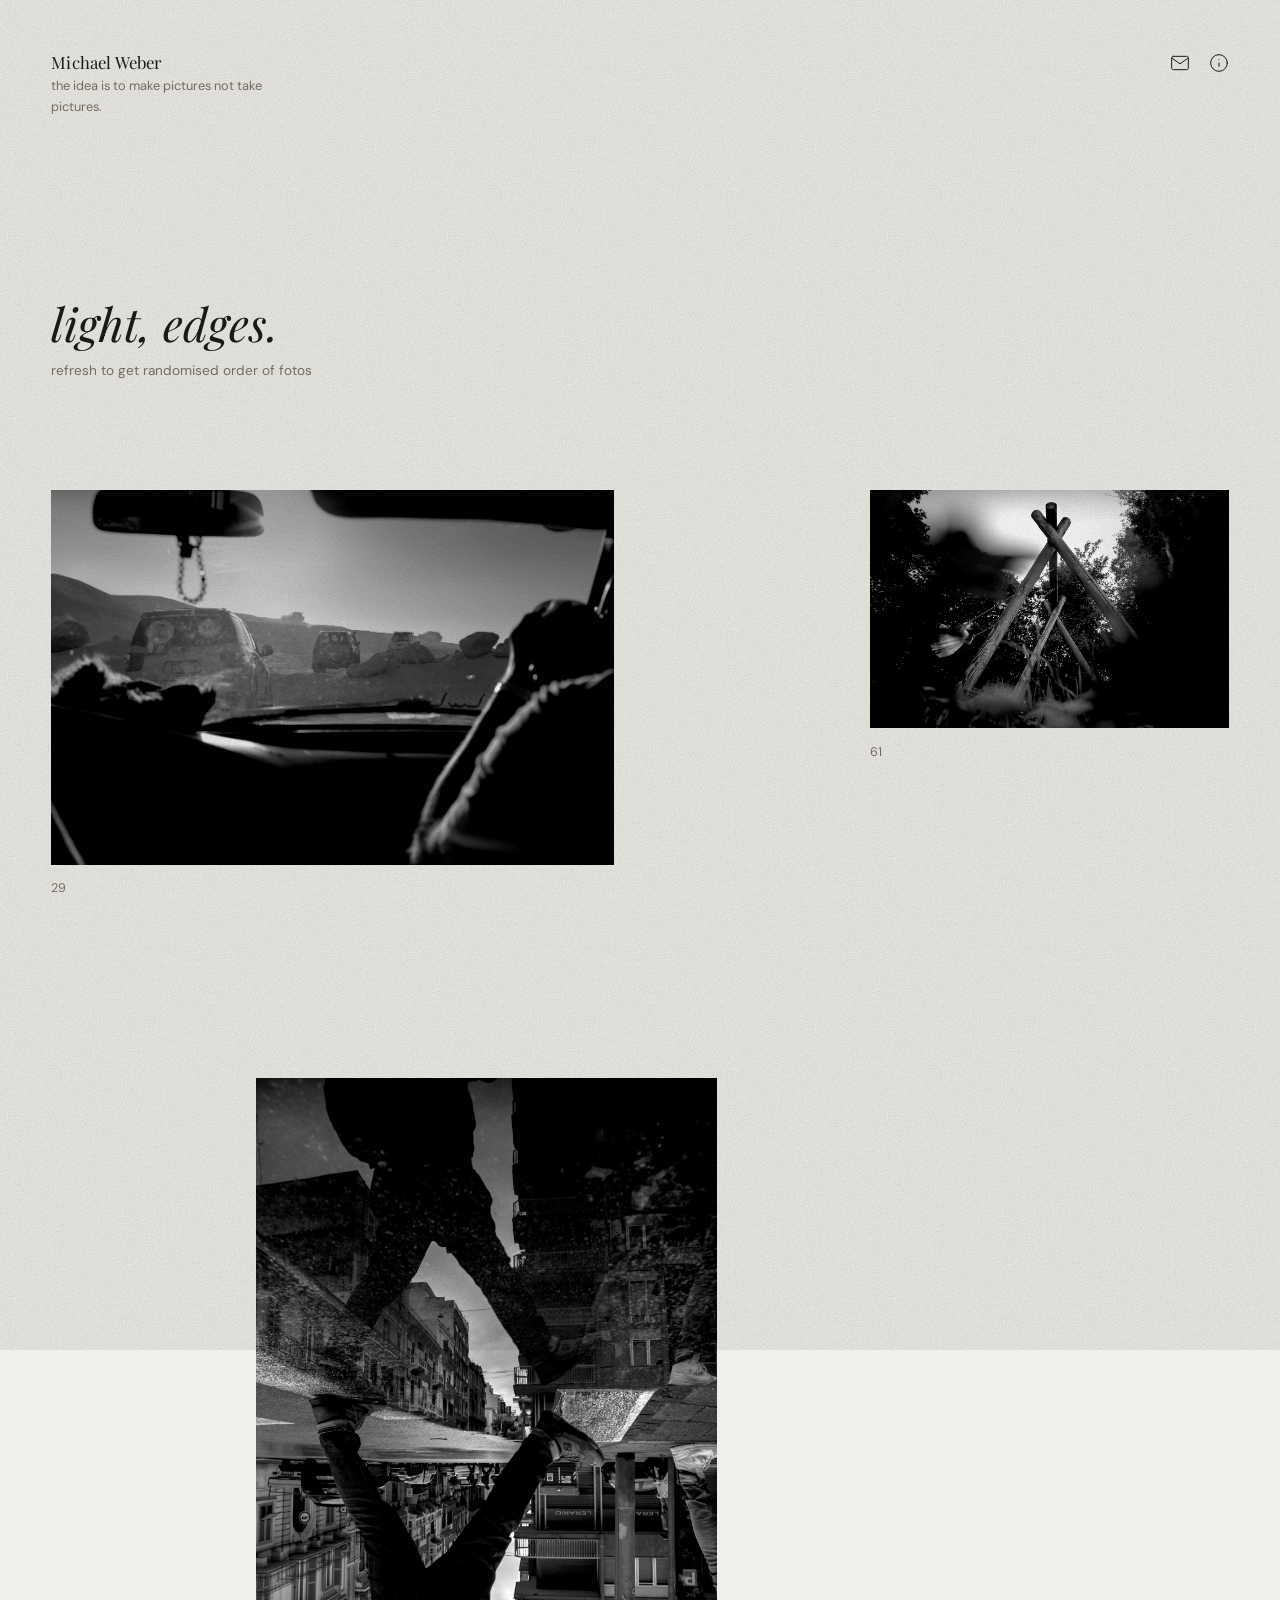
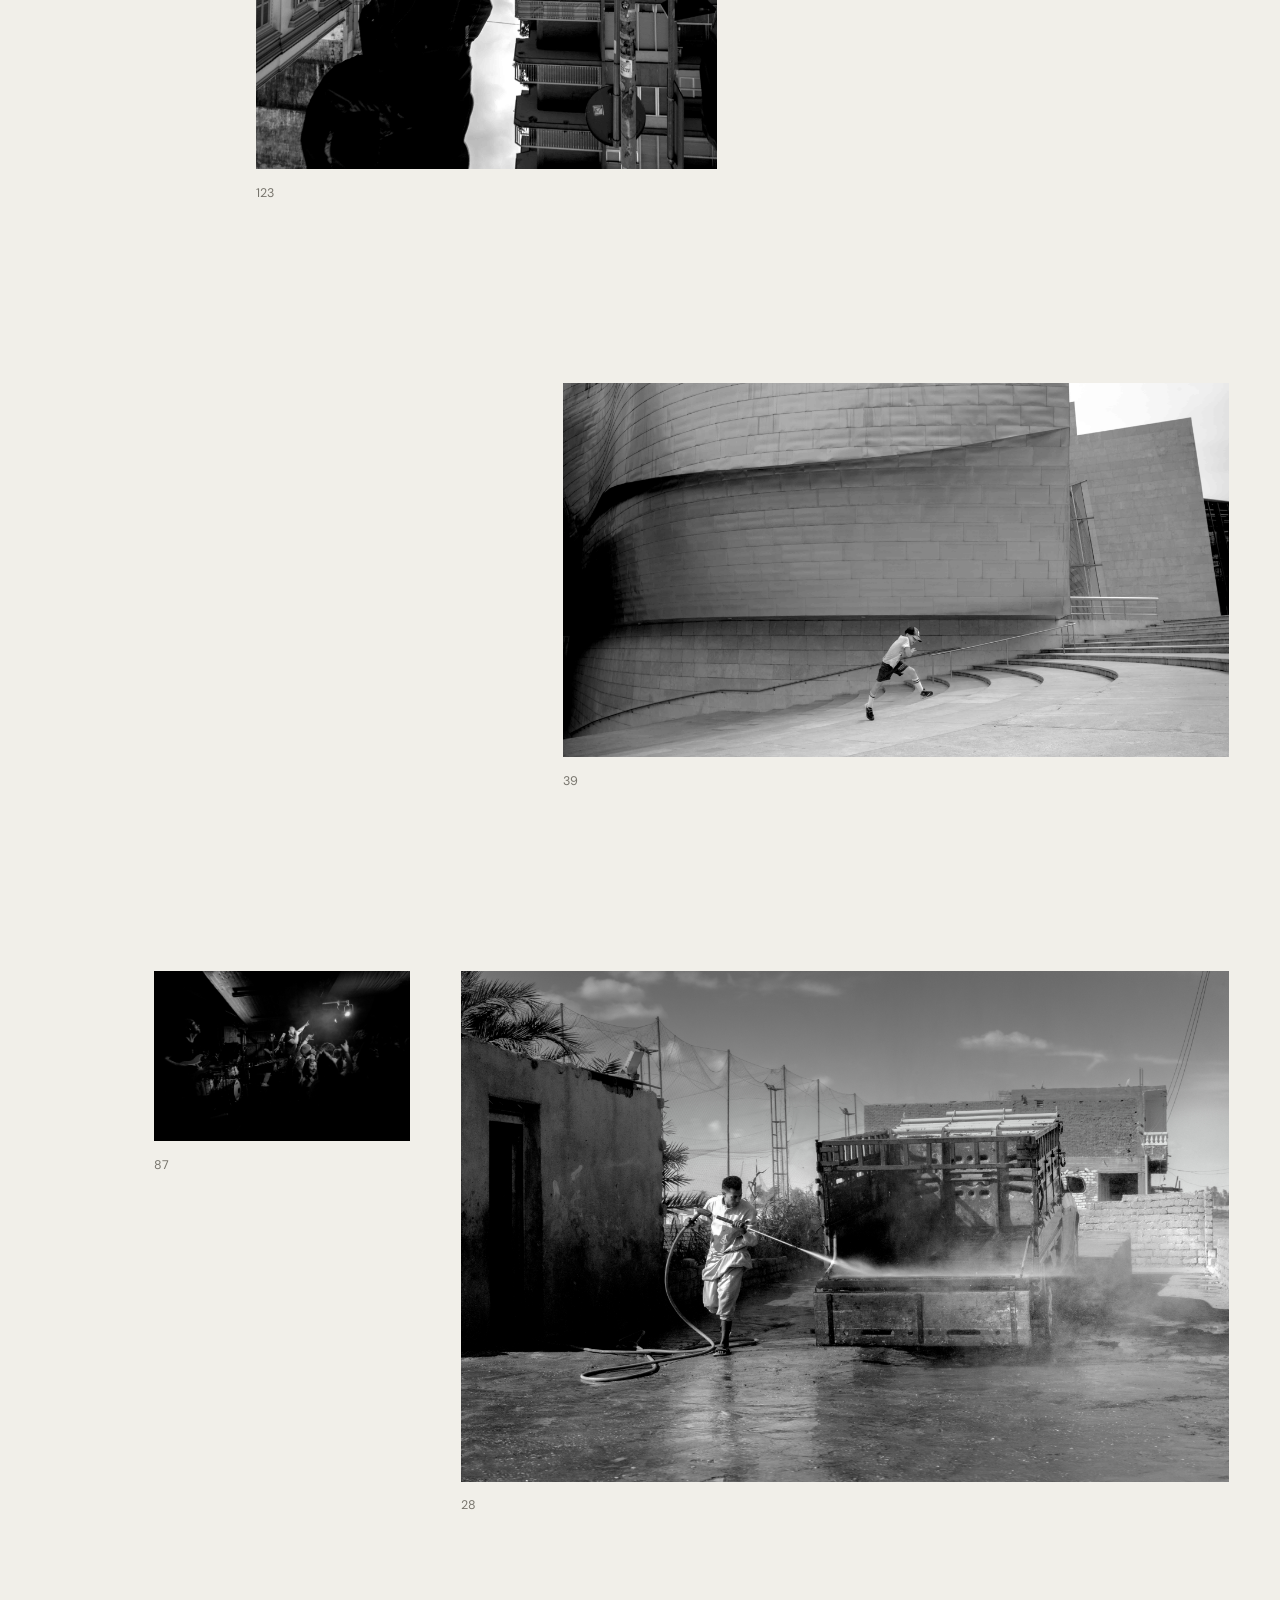
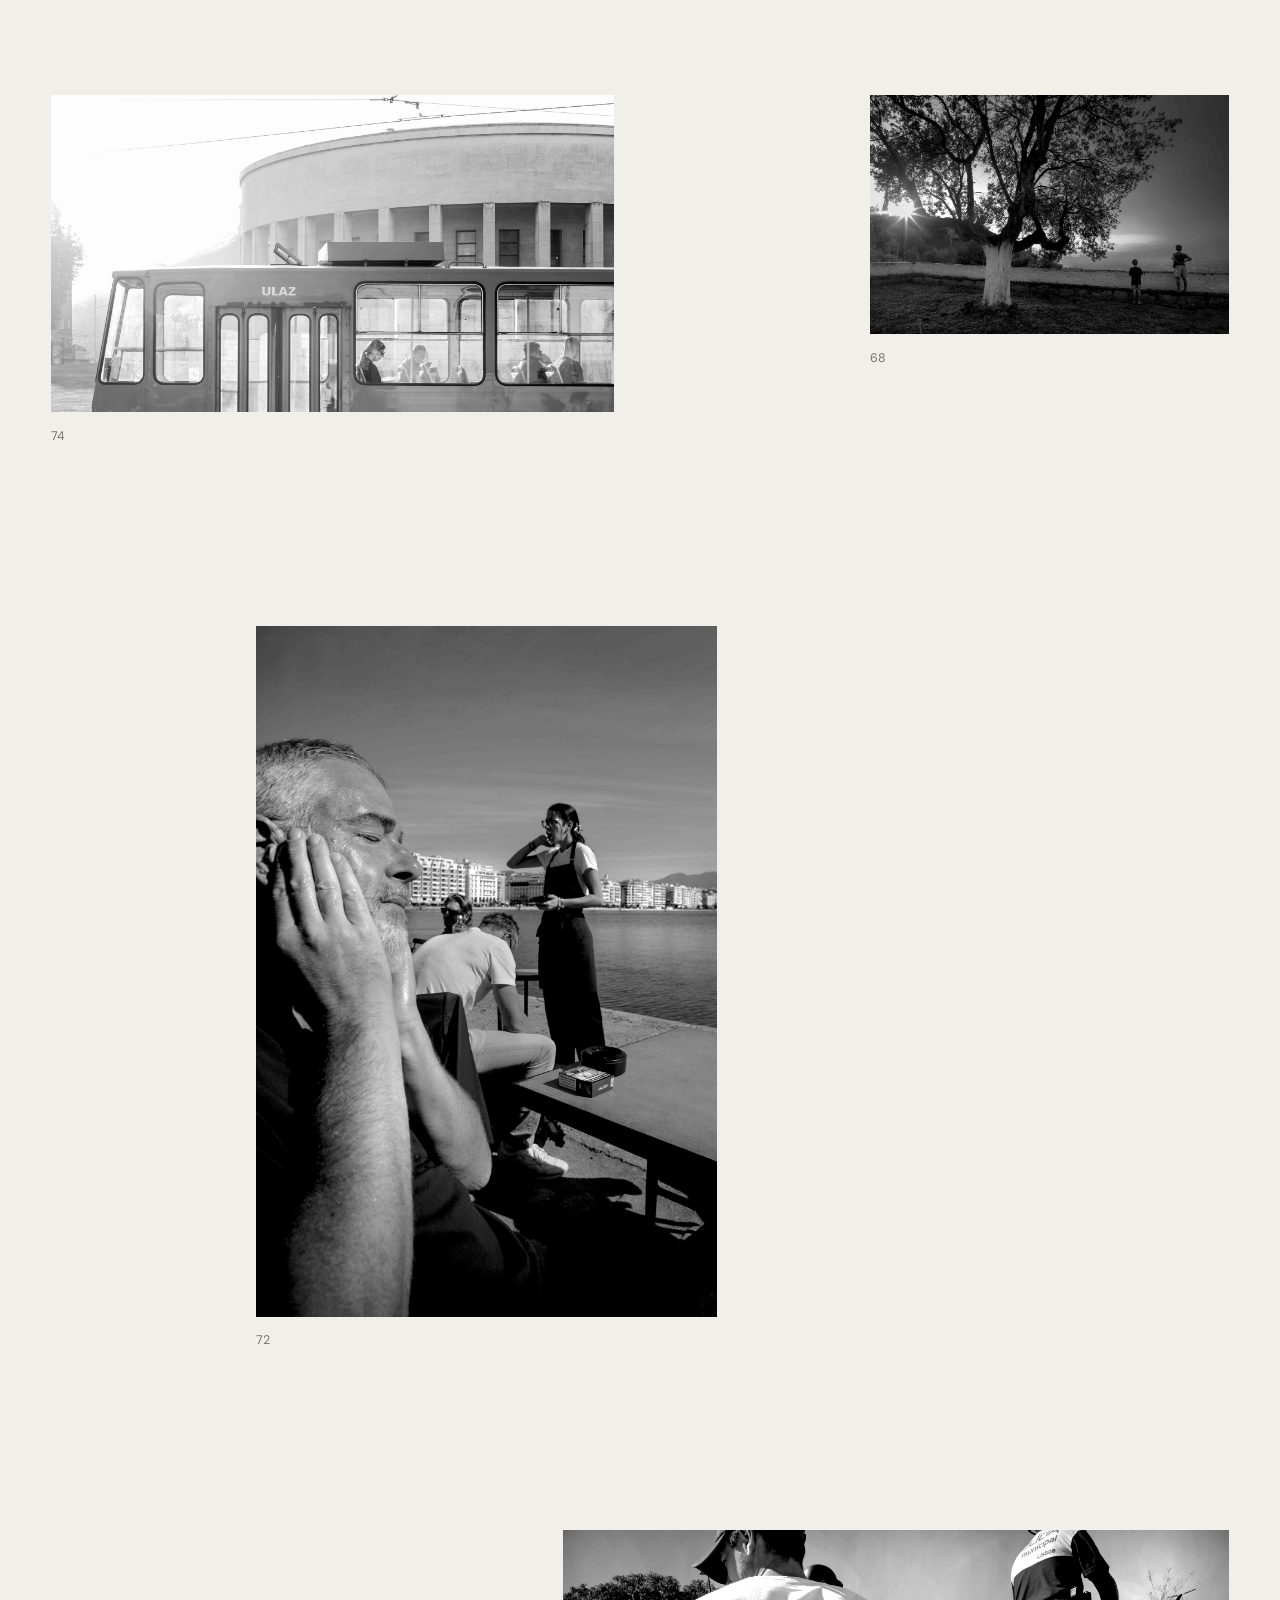
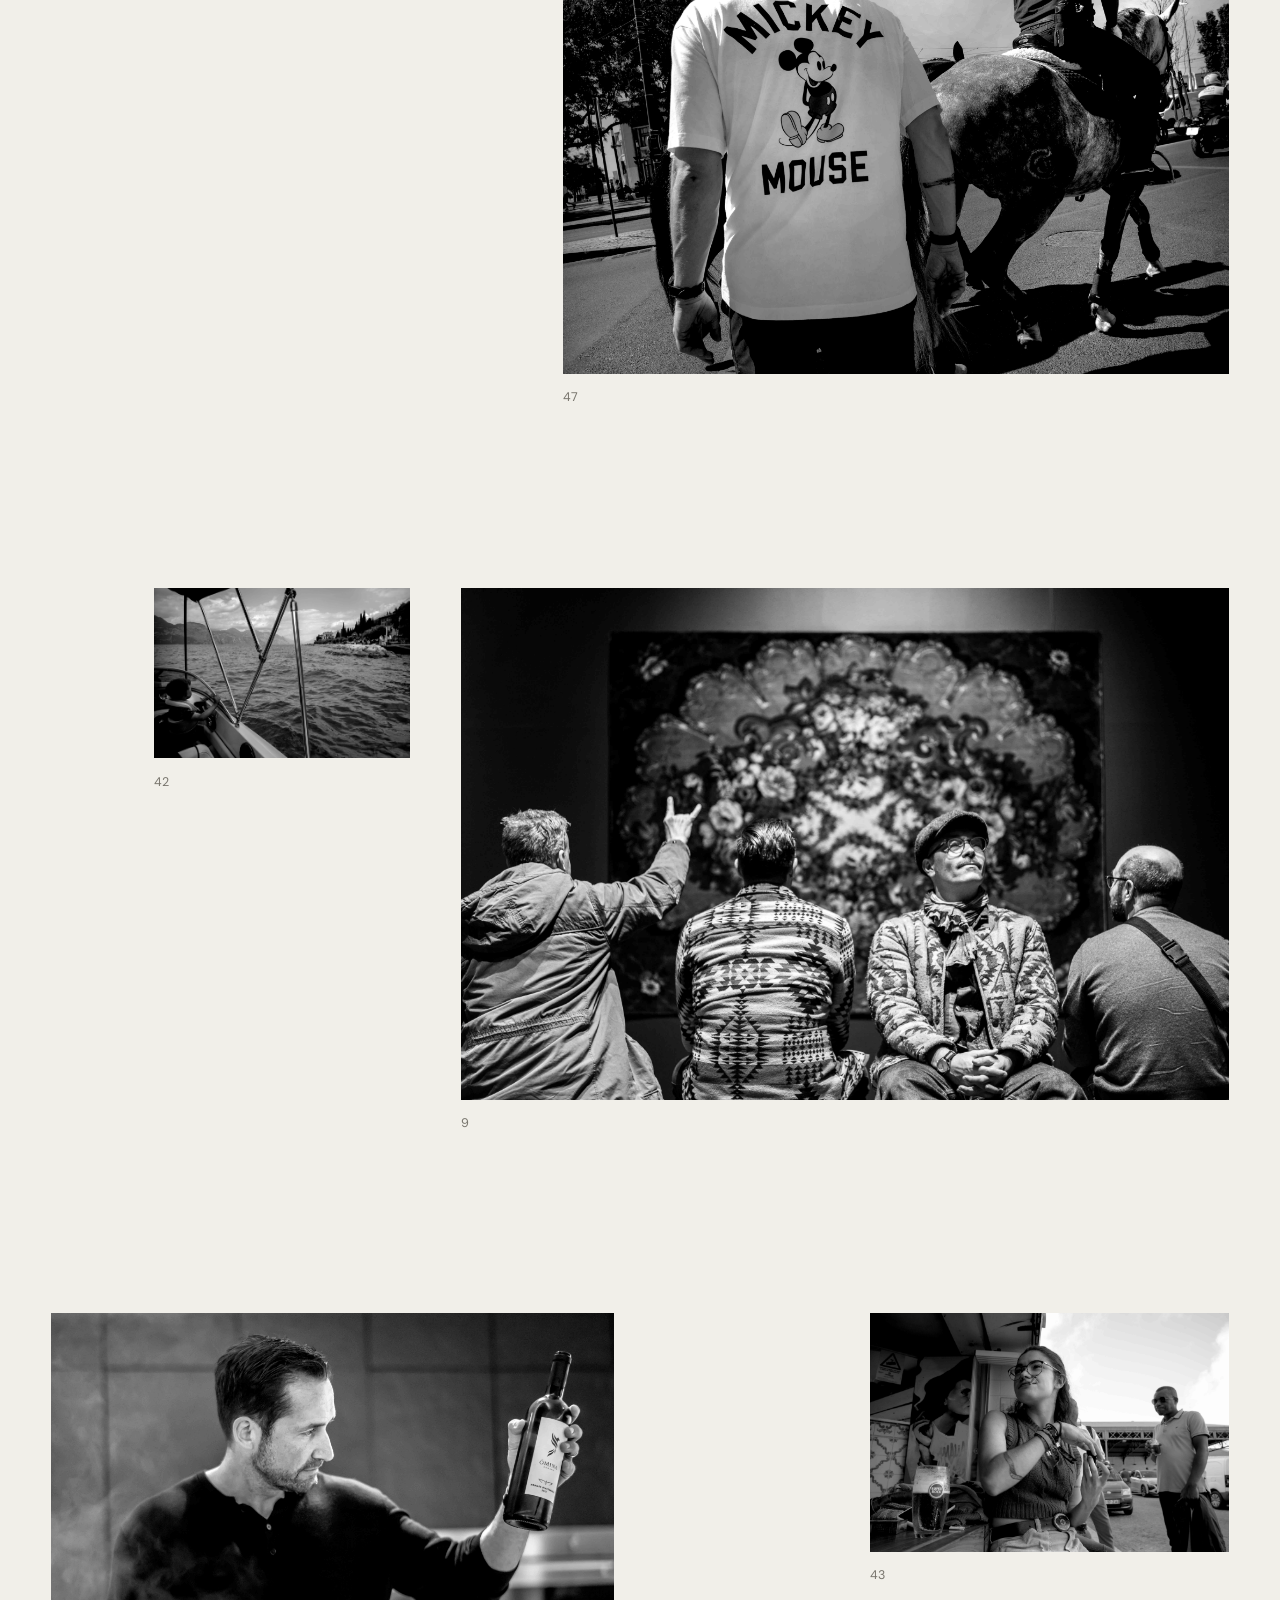
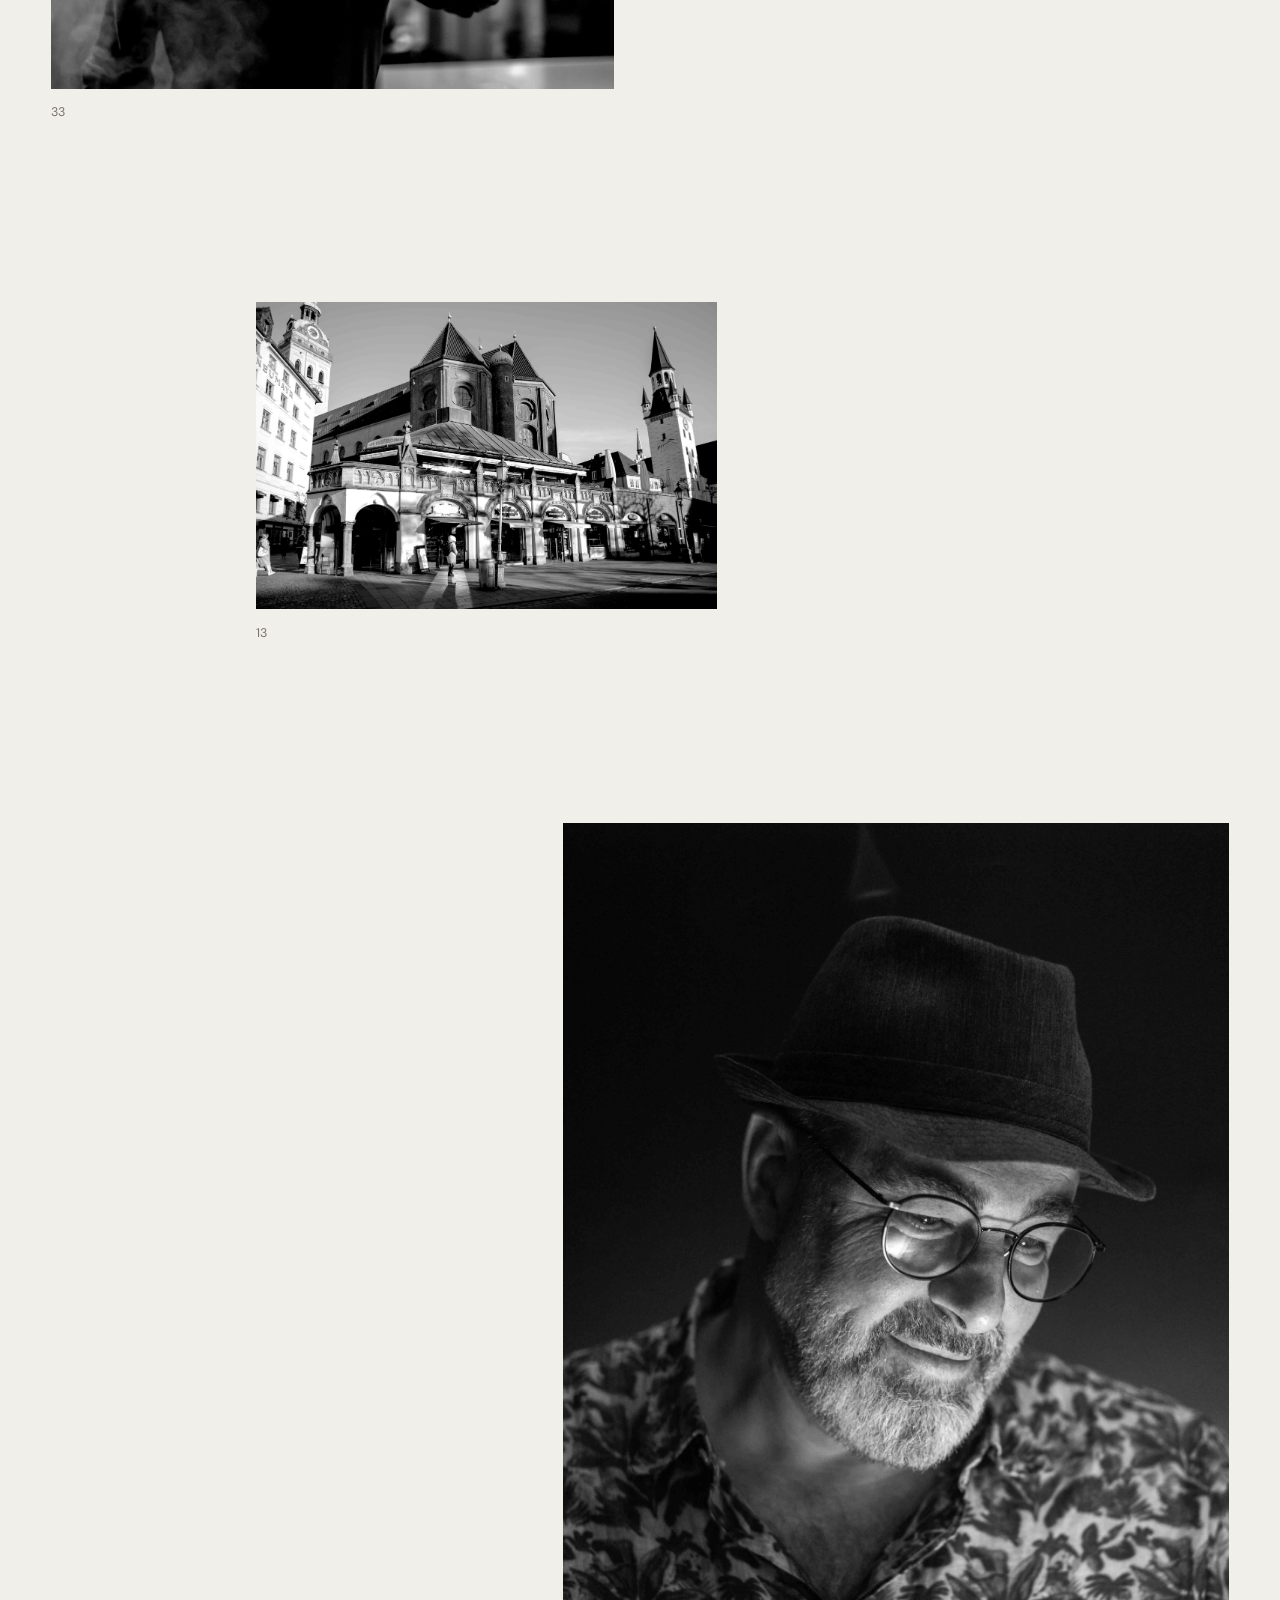
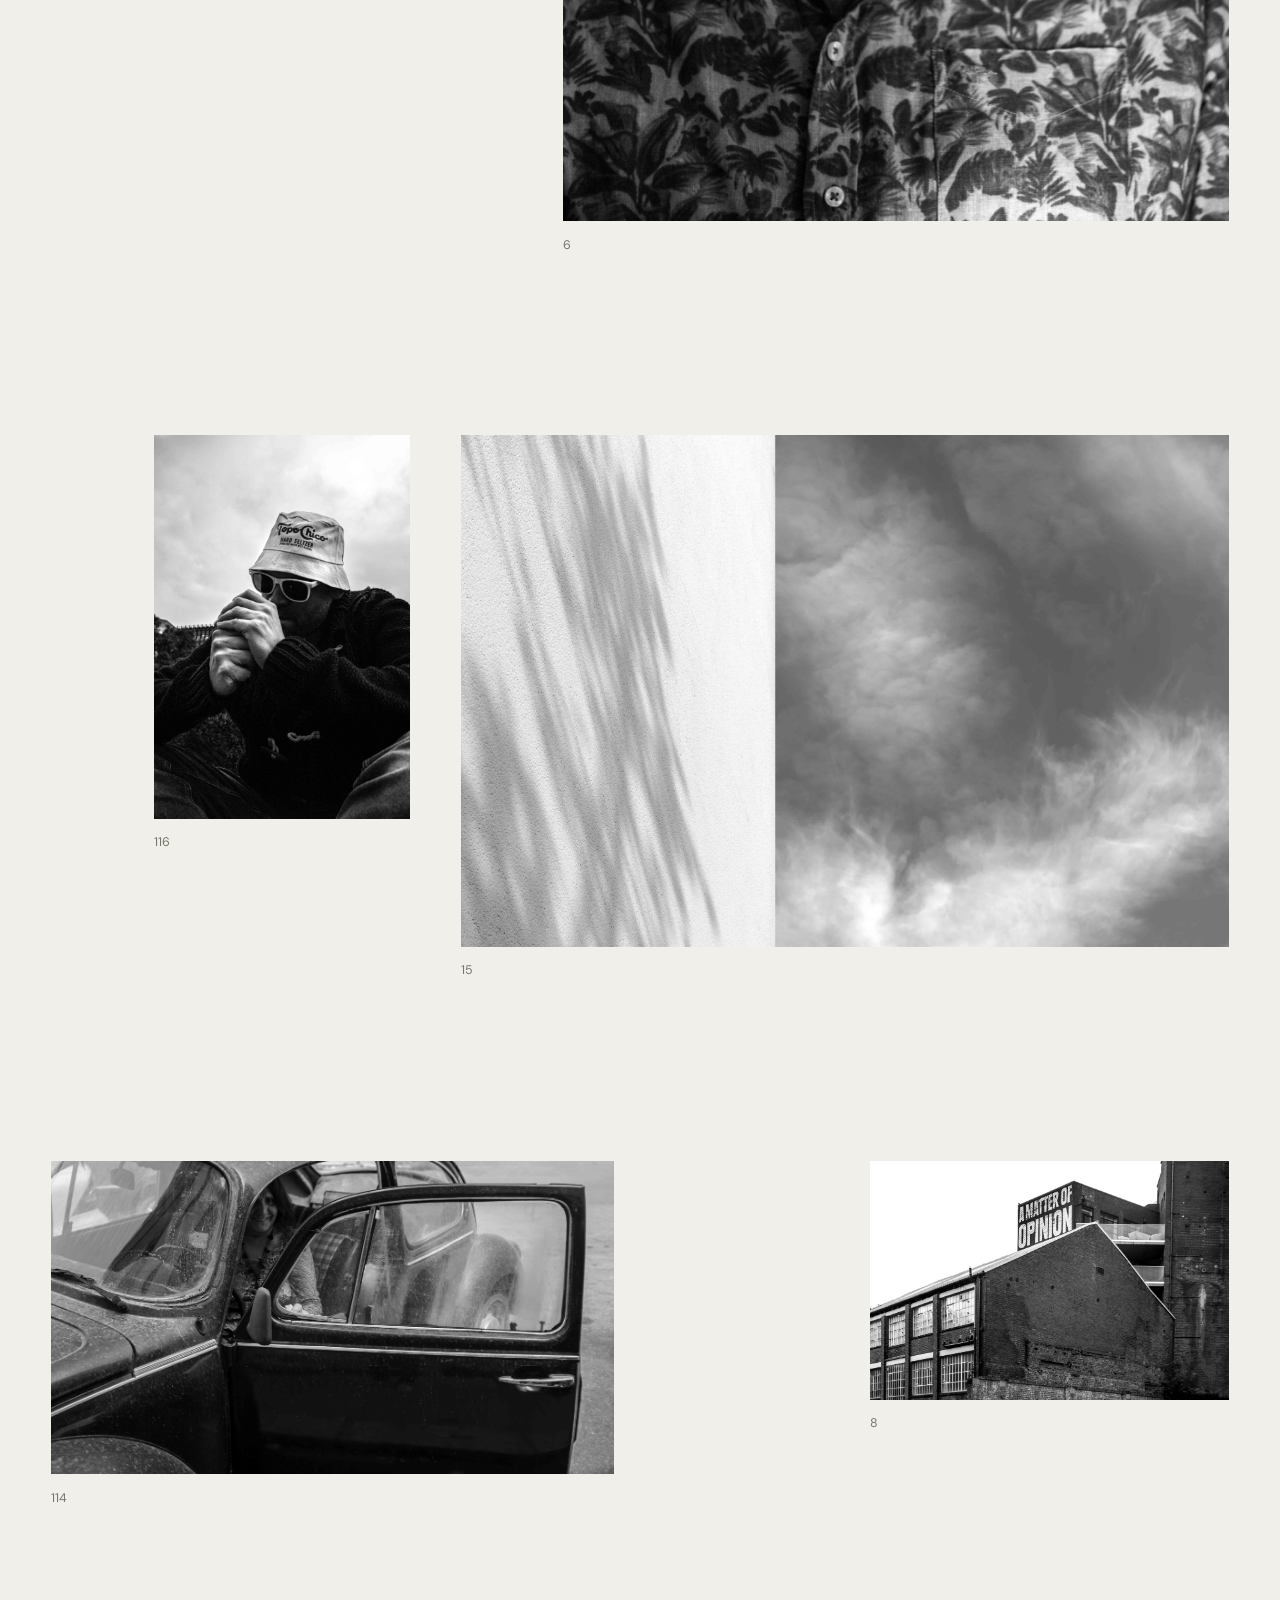
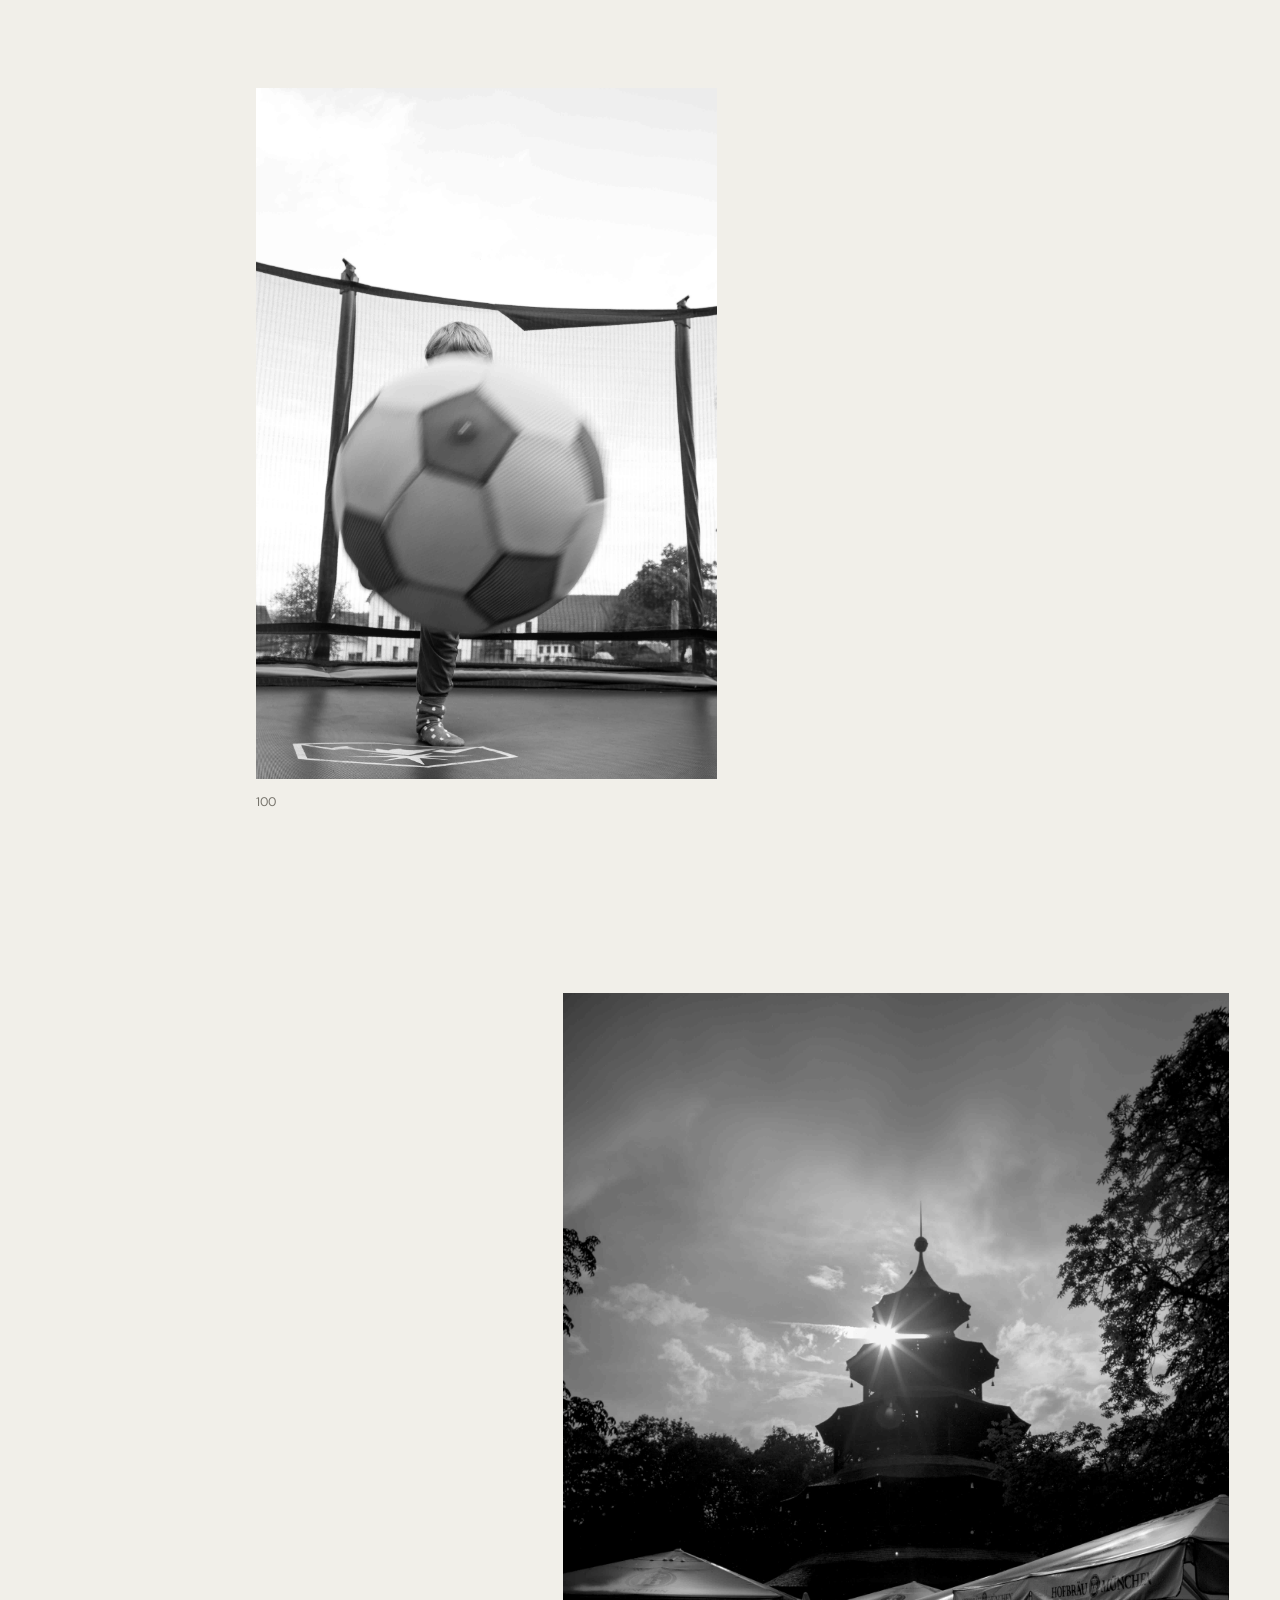
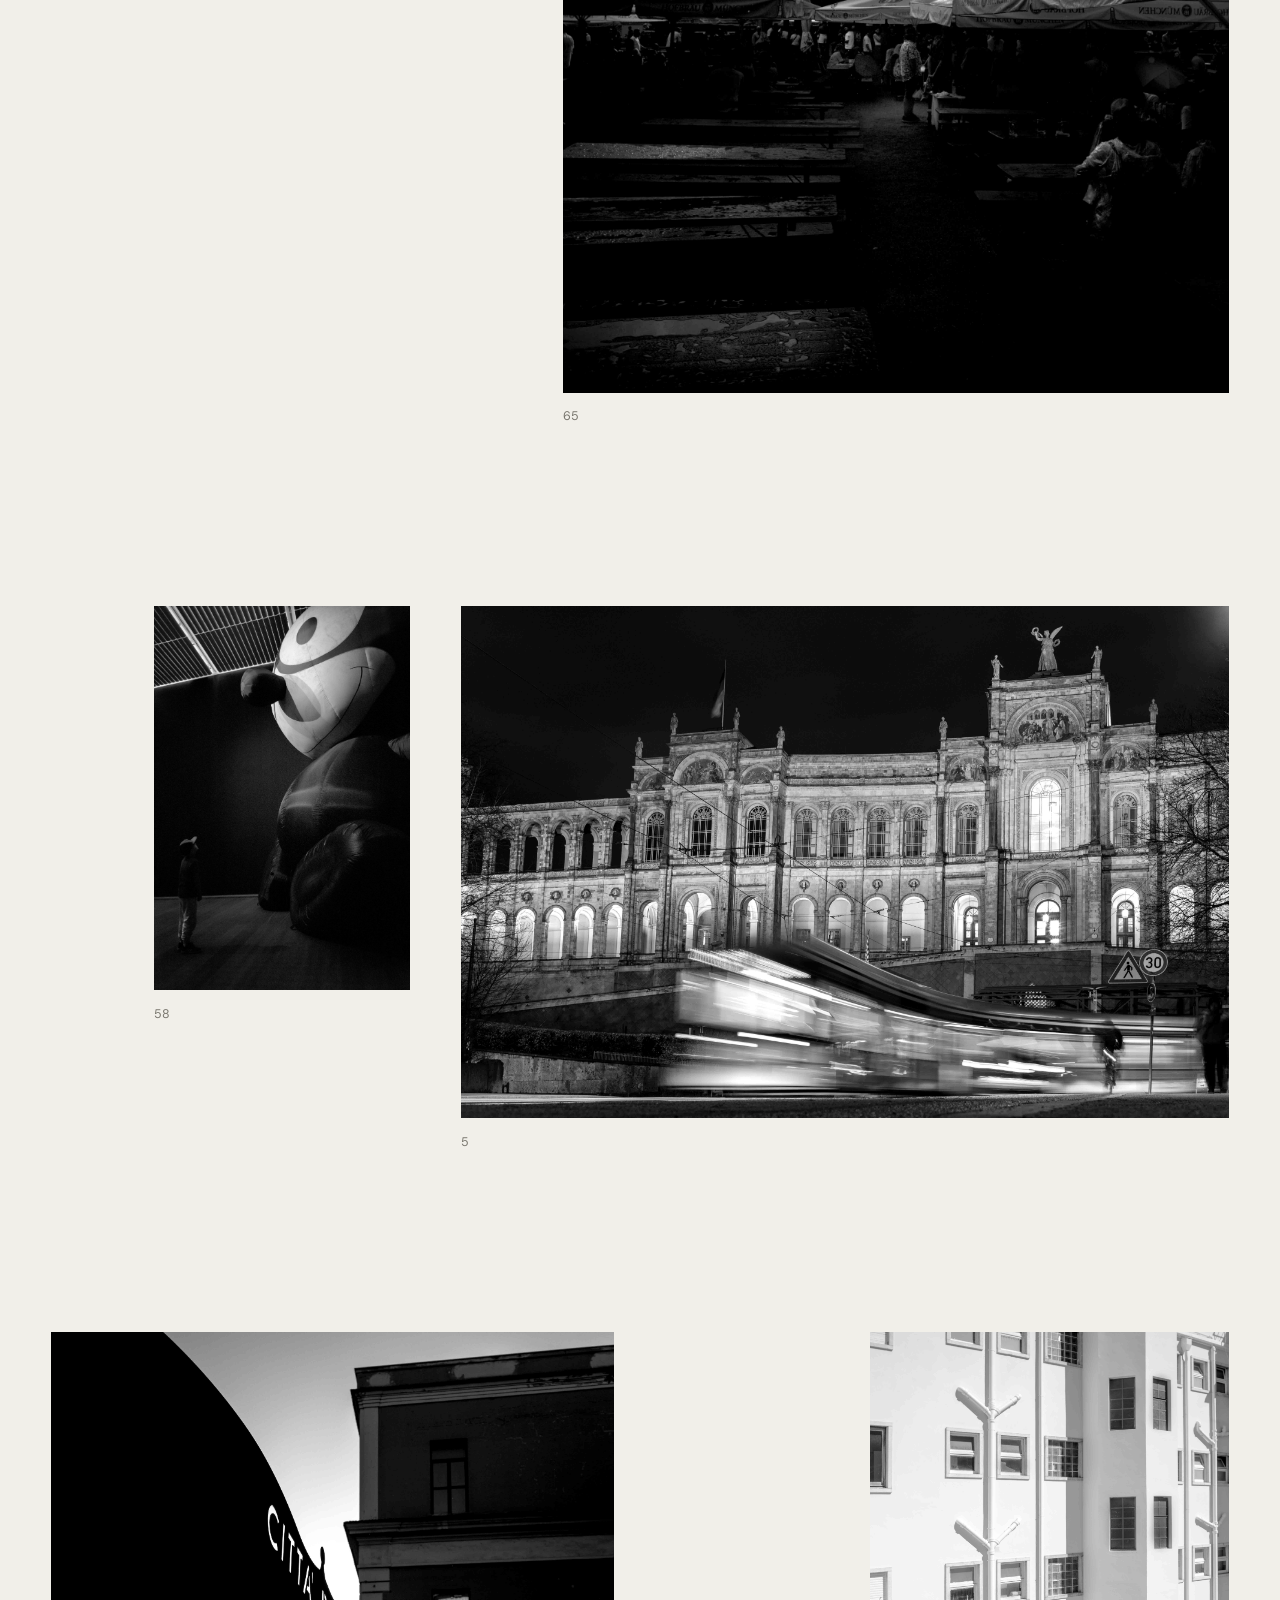
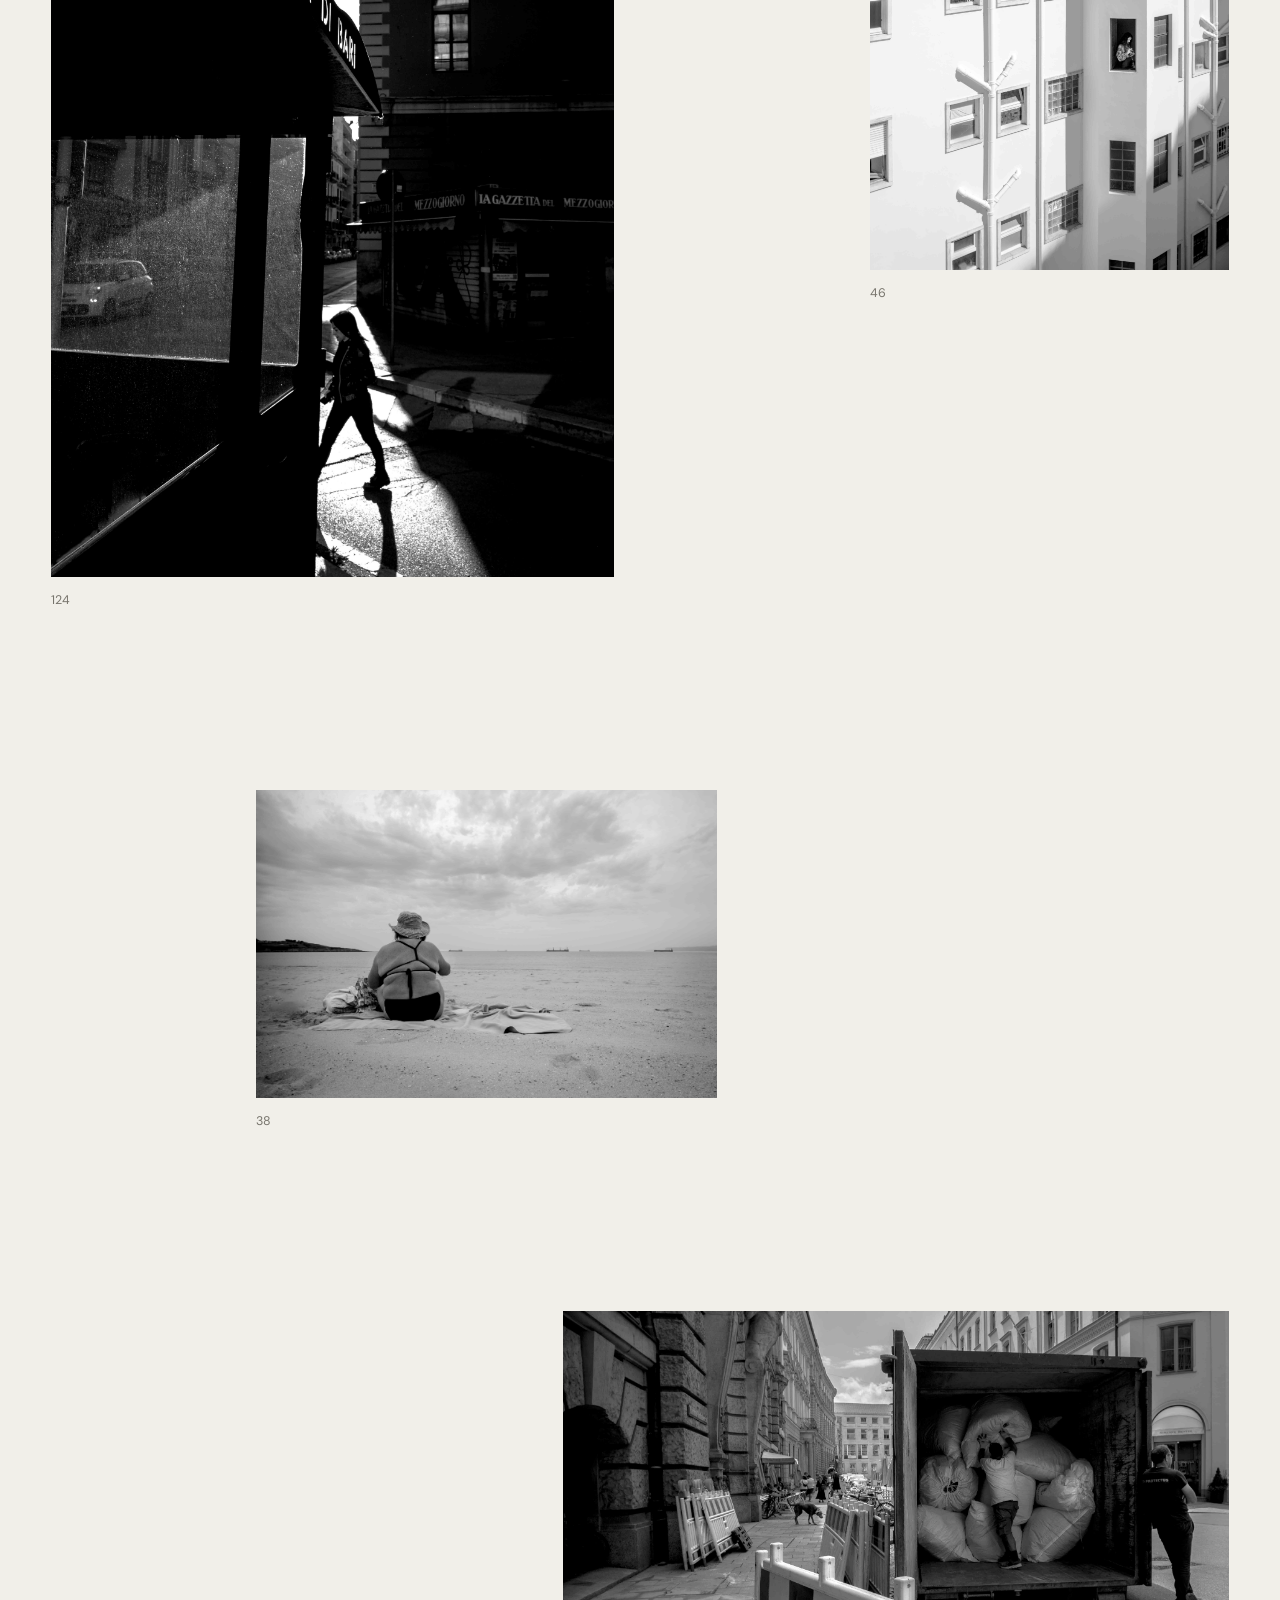
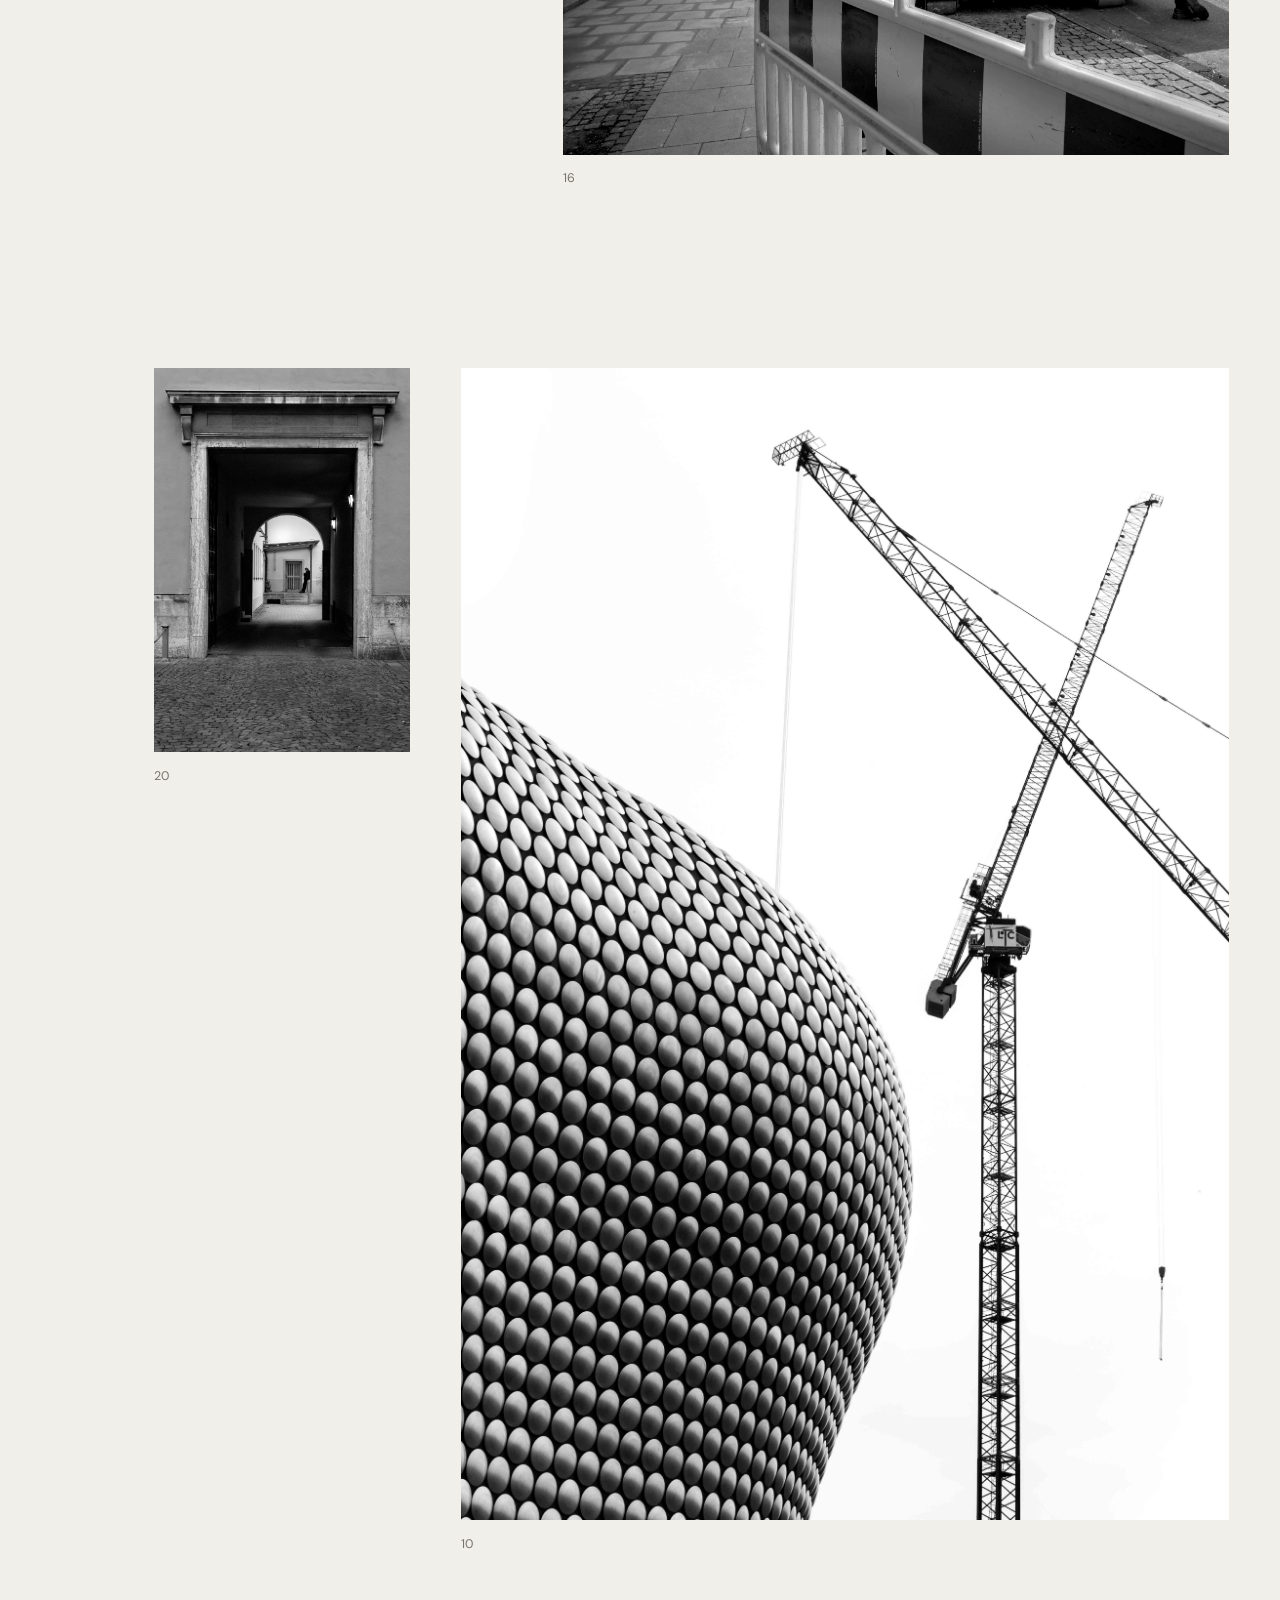
<file: index.html>
<!DOCTYPE html>
<html lang="de">
<head>
  <meta charset="utf-8">
  <meta name="viewport" content="width=device-width, initial-scale=1">
  <title>Michael Weber – Photography</title>
  <meta name="description" content="Monochrome Photography.">
  <link rel="preconnect" href="https://fonts.googleapis.com">
  <link rel="preconnect" href="https://fonts.gstatic.com" crossorigin>
  <link href="https://fonts.googleapis.com/css2?family=DM+Sans:wght@400;500&family=Playfair+Display:ital,wght@0,400;1,400&display=swap" rel="stylesheet">
  <link rel="stylesheet" href="style.css">
</head>
<body>
  <div class="grain" aria-hidden="true"></div>

  <header class="nav">
  <div>
    <a class="logo" href="./" style="display: block;">Michael Weber</a>
    <span style="display: block; font-size: 0.8rem; color: var(--ink-soft); margin-top: 0.2rem; max-width: 90%;">the idea is to make pictures not take pictures.</span>
  </div>
  <nav style="display: flex; gap: 1.2rem; margin-top: 0.1rem;">
    <a id="contact-link" href="mailto:vamn22@protonmail.com" aria-label="Contact" style="color: inherit;">
      <svg viewBox="0 0 24 24" width="20" height="20" stroke="currentColor" stroke-width="1.2" fill="none" stroke-linecap="round" stroke-linejoin="round"><path d="M4 4h16c1.1 0 2 .9 2 2v12c0 1.1-.9 2-2 2H4c-1.1 0-2-.9-2-2V6c0-1.1.9-2 2-2z"></path><polyline points="22,6 12,13 2,6"></polyline></svg>
    </a>
    <a href="imprint.html" aria-label="Imprint" style="color: inherit;">
      <svg viewBox="0 0 24 24" width="20" height="20" stroke="currentColor" stroke-width="1.2" fill="none" stroke-linecap="round" stroke-linejoin="round"><circle cx="12" cy="12" r="10"></circle><line x1="12" y1="16" x2="12" y2="12"></line><line x1="12" y1="8" x2="12.01" y2="8"></line></svg>
    </a>
  </nav>
</header>

  <main>
  <h1 class="intro" style="padding-bottom: 0.5rem;">light, edges.</h1>
  <p style="padding-left: var(--pad); padding-bottom: clamp(4rem, 12vh, 10rem); font-size: 0.85rem; color: var(--ink-soft); margin: 0;">refresh to get randomised order of fotos</p>
  <section id="gallery" class="grid" aria-label="Gallery"></section>
</main>

  <div id="viewer" class="viewer" hidden>
    <button class="viewer-close" aria-label="Close">Close</button>
    <img id="viewer-img" alt="" draggable="false">
    <div class="viewer-bar">
      <span id="viewer-title"></span>
      <a id="viewer-inquire" href="#">Inquire about this print</a>
    </div>
  </div>

  <script src="app.js"></script>
</body>
</html>
</file>
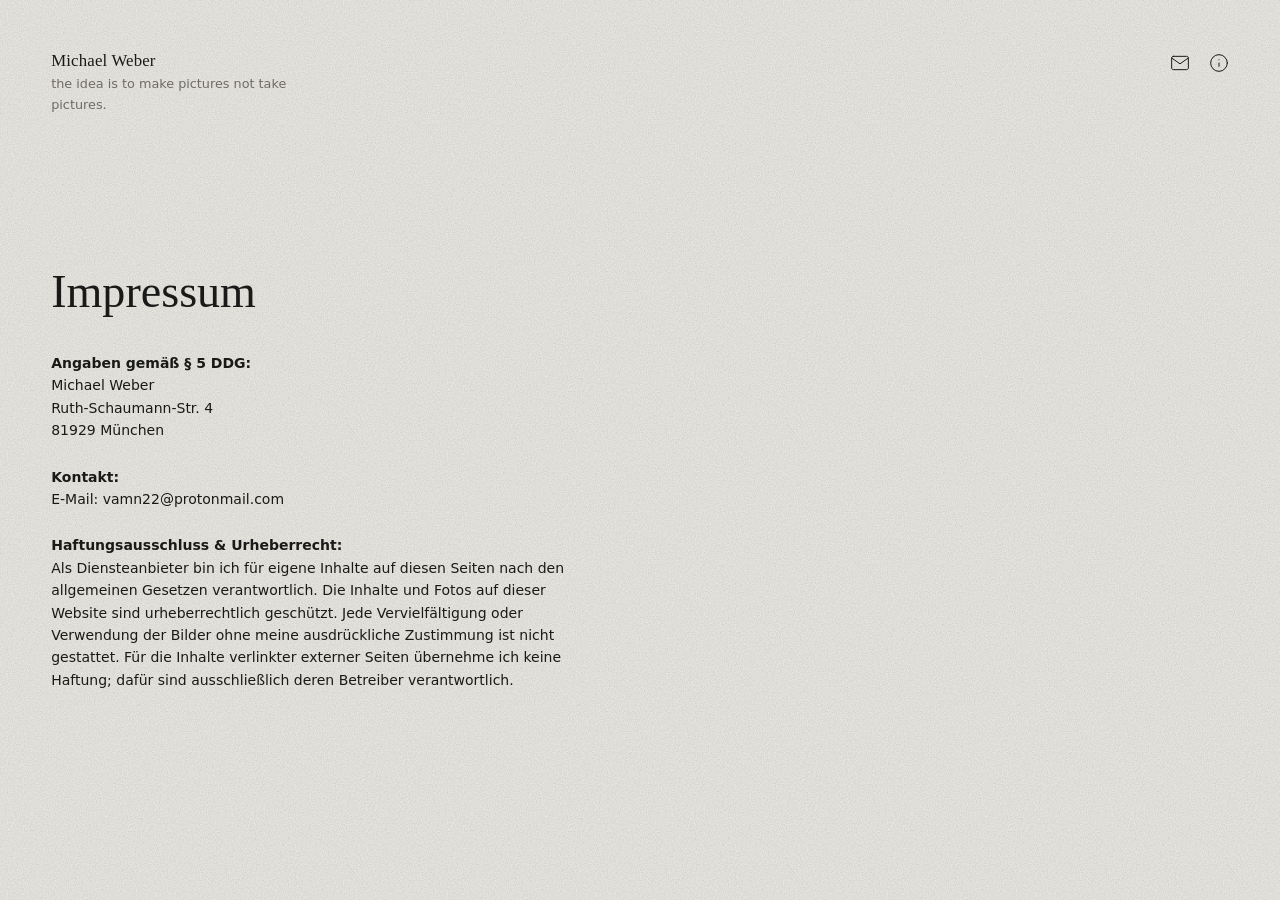
<file: imprint.html>
<!DOCTYPE html>
<html lang="de">
<head>
  <meta charset="utf-8">
  <meta name="viewport" content="width=device-width, initial-scale=1">
  <title>Impressum – Michael Weber</title>
  <link rel="stylesheet" href="style.css">
</head>
<body>
  <div class="grain" aria-hidden="true"></div>
  
  <header class="nav">
  <div>
    <a class="logo" href="./" style="display: block;">Michael Weber</a>
    <span style="display: block; font-size: 0.8rem; color: var(--ink-soft); margin-top: 0.2rem; max-width: 90%;">the idea is to make pictures not take pictures.</span>
  </div>
  <nav style="display: flex; gap: 1.2rem; margin-top: 0.1rem;">
    <a id="contact-link" href="mailto:vamn22@protonmail.com" aria-label="Contact" style="color: inherit;">
      <svg viewBox="0 0 24 24" width="20" height="20" stroke="currentColor" stroke-width="1.2" fill="none" stroke-linecap="round" stroke-linejoin="round"><path d="M4 4h16c1.1 0 2 .9 2 2v12c0 1.1-.9 2-2 2H4c-1.1 0-2-.9-2-2V6c0-1.1.9-2 2-2z"></path><polyline points="22,6 12,13 2,6"></polyline></svg>
    </a>
    <a href="imprint.html" aria-label="Imprint" style="color: inherit;">
      <svg viewBox="0 0 24 24" width="20" height="20" stroke="currentColor" stroke-width="1.2" fill="none" stroke-linecap="round" stroke-linejoin="round"><circle cx="12" cy="12" r="10"></circle><line x1="12" y1="16" x2="12" y2="12"></line><line x1="12" y1="8" x2="12.01" y2="8"></line></svg>
    </a>
  </nav>
</header>

  <main style="padding: 6rem var(--pad); max-width: 40rem; line-height: 1.6;">
    <h1 class="intro" style="padding: 0 0 2rem; font-style: normal;">Impressum</h1>
    
    <p style="margin-bottom: 1.5rem;">
      <strong>Angaben gemäß § 5 DDG:</strong><br>
      Michael Weber<br>
      Ruth-Schaumann-Str. 4<br>
      81929 München
    </p>

    <p style="margin-bottom: 1.5rem;">
      <strong>Kontakt:</strong><br>
      E-Mail: vamn22@protonmail.com
    </p>

    <p>
      <strong>Haftungsausschluss & Urheberrecht:</strong><br>
      Als Diensteanbieter bin ich für eigene Inhalte auf diesen Seiten nach den allgemeinen Gesetzen verantwortlich. Die Inhalte und Fotos auf dieser Website sind urheberrechtlich geschützt. Jede Vervielfältigung oder Verwendung der Bilder ohne meine ausdrückliche Zustimmung ist nicht gestattet. Für die Inhalte verlinkter externer Seiten übernehme ich keine Haftung; dafür sind ausschließlich deren Betreiber verantwortlich.
    </p>
  </main>
</body>
</html>
</file>
<file: style.css>
:root{
  --paper:#F1EFE9;
  --ink:#1b1b19;
  --ink-soft:#77746c;
  --serif:'Playfair Display',Georgia,serif;
  --sans:'DM Sans',system-ui,sans-serif;
  --pad:clamp(1.25rem,4vw,3.5rem);
}
*{box-sizing:border-box;margin:0;padding:0}
html{scroll-behavior:smooth}
body{background:var(--paper);color:var(--ink);font:400 .875rem/1.6 var(--sans);-webkit-font-smoothing:antialiased}
a{color:inherit;text-decoration:none}
a:focus-visible,button:focus-visible{outline:1px solid var(--ink);outline-offset:4px}

/* Filmkorn: statisches SVG-Noise, minimal animiert */
.grain{position:fixed;inset:-50%;width:200%;height:200%;pointer-events:none;z-index:100;opacity:.16;mix-blend-mode:multiply;
  background-image:url("data:image/svg+xml,%3Csvg xmlns='http://www.w3.org/2000/svg' width='220' height='220'%3E%3Cfilter id='n'%3E%3CfeTurbulence type='fractalNoise' baseFrequency='.85' numOctaves='2' stitchTiles='stitch'/%3E%3CfeColorMatrix values='0 0 0 0 0 0 0 0 0 0 0 0 0 0 0 0 0 0 .9 0'/%3E%3C/filter%3E%3Crect width='100%25' height='100%25' filter='url(%23n)'/%3E%3C/svg%3E");
  animation:grain 1s steps(6) infinite}
@keyframes grain{
  0%{transform:translate(0,0)}20%{transform:translate(-3%,2%)}40%{transform:translate(2%,-3%)}
  60%{transform:translate(-2%,-1%)}80%{transform:translate(3%,3%)}100%{transform:translate(0,0)}}
@media (prefers-reduced-motion:reduce){.grain{animation:none}}

.nav{display:flex;justify-content:space-between;align-items:flex-start;padding:var(--pad)}
.logo{font:400 1.05rem var(--serif);letter-spacing:.01em}
.nav nav{display:flex;gap:2rem}
.nav nav a,.viewer-bar a,.viewer-close{color:var(--ink-soft);transition:color .2s}
.nav nav a:hover,.viewer-bar a:hover,.viewer-close:hover{color:var(--ink)}

.intro{font:italic 400 clamp(1.6rem,3.6vw,3rem)/1.25 var(--serif);padding:clamp(4rem,14vh,10rem) var(--pad) clamp(5rem,16vh,12rem);max-width:60rem}

/* Asymmetrisches 12-Spalten-Grid: Position kommt aus der JSON */
.grid{display:grid;grid-template-columns:repeat(12,1fr);column-gap:var(--pad);row-gap:clamp(5rem,14vw,12rem);align-items:start;padding:0 var(--pad) clamp(6rem,16vw,14rem)}
.tile{grid-column:var(--start) / span var(--span);background:none;border:0;cursor:pointer;text-align:left;display:block;width:100%;font:inherit;color:inherit}
.tile .frame{display:block;background:#e4e1da}
.tile img{display:block;width:100%;height:auto;pointer-events:none;-webkit-user-drag:none;user-select:none;opacity:1}
.tile img.ready{opacity:1}
.tile .cap{display:block;margin-top:.9rem;color:var(--ink-soft);font-size:.78rem}

@media (max-width:760px){
  .grid{row-gap:4rem}
  .tile{grid-column:1 / -1 !important}
}

/* Vollbild-Viewer */
.viewer{position:fixed;inset:0;z-index:90;background:var(--paper);display:flex;align-items:center;justify-content:center;padding:clamp(3.5rem,8vh,6rem) var(--pad) clamp(4.5rem,10vh,7rem);cursor:zoom-out}
.viewer[hidden]{display:none}
.viewer img{max-width:100%;max-height:100%;object-fit:contain;pointer-events:none;user-select:none;-webkit-user-drag:none}
.viewer-close{position:absolute;top:var(--pad);right:var(--pad);background:none;border:0;font:inherit;cursor:pointer}
.viewer-bar{position:absolute;left:var(--pad);right:var(--pad);bottom:var(--pad);display:flex;justify-content:space-between;align-items:baseline;gap:1rem}
.viewer-bar span{font:italic 400 1rem var(--serif)}
.viewer-bar a{cursor:pointer;border-bottom:1px solid currentColor;padding-bottom:2px}
@media (max-width: 768px) {
  .intro {
    padding-top: 1.5rem; 
  }
}
</file>
